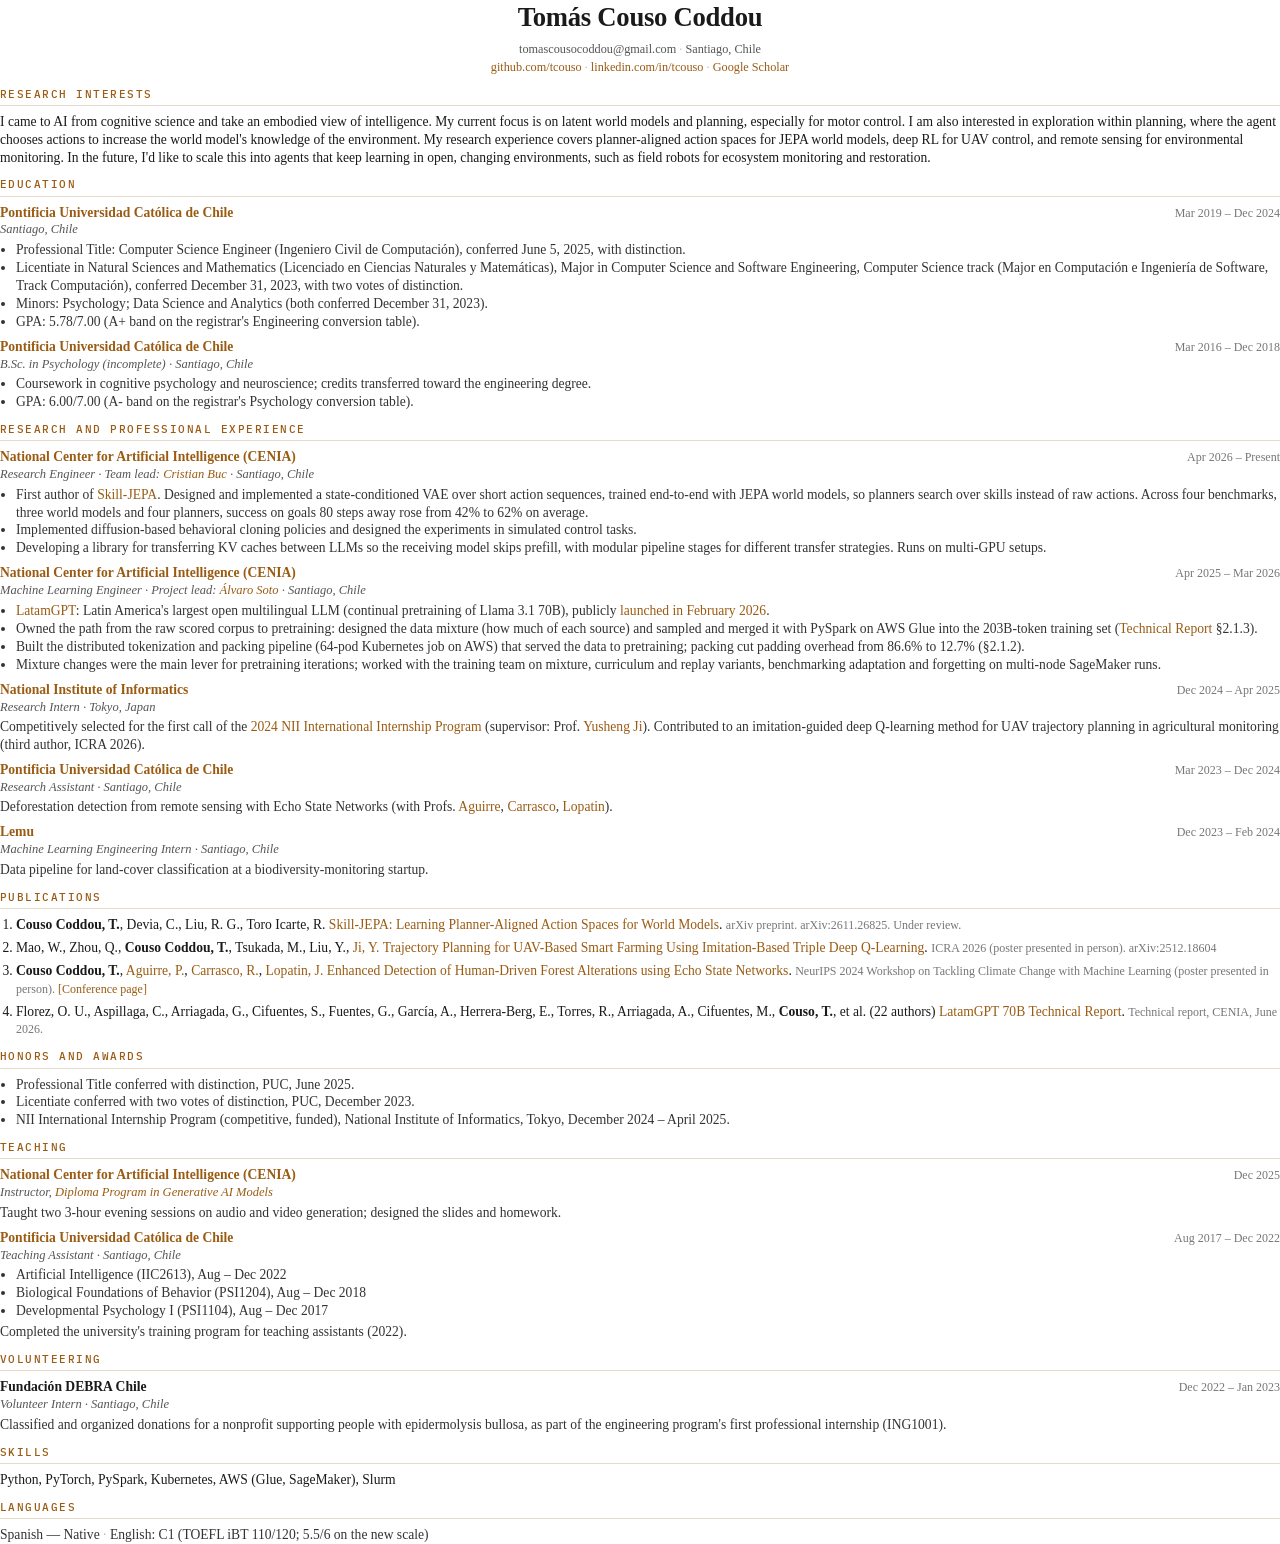
<file: cv.html>
<!DOCTYPE html>
<html lang="en">
<head>
<meta charset="UTF-8" />
<title>Tomás Couso Coddou — CV</title>
<style>
  @font-face {
    font-family: 'IBM Plex Mono';
    font-weight: 500;
    src: url('fonts/ibm-plex-mono-500.woff2') format('woff2');
  }

  @page { size: letter; margin: 10mm 16mm; }

  *, *::before, *::after { box-sizing: border-box; margin: 0; padding: 0; }

  body {
    font-family: "Liberation Serif", "Times New Roman", serif;
    color: #1a1a1a;
    background: #fff;
    font-size: 10.2pt;
    line-height: 1.32;
  }

  a { color: #9a5b13; text-decoration: none; }

  header { text-align: center; margin-bottom: 11px; }

  header h1 {
    font-size: 20pt;
    font-weight: 700;
    letter-spacing: -0.01em;
  }

  .contact {
    margin-top: 6px;
    font-size: 9.2pt;
    color: #555;
  }

  .contact + .contact { margin-top: 2px; }

  .contact span::after { content: " · "; color: #bbb; }
  .contact span:last-child::after { content: ""; }

  h2 {
    font-family: "IBM Plex Mono", monospace;
    font-size: 8pt;
    font-weight: 500;
    letter-spacing: 0.14em;
    text-transform: uppercase;
    color: #9a5b13;
    border-bottom: 1px solid #e6dccb;
    padding-bottom: 4px;
    margin: 11px 0 7px;
  }

  .entry { margin-bottom: 7px; }
  .entry:last-child { margin-bottom: 0; }

  .entry-head {
    display: flex;
    justify-content: space-between;
    align-items: baseline;
    gap: 12px;
  }

  .org { font-weight: 700; }
  .dates { color: #777; font-size: 9pt; white-space: nowrap; }
  .role { color: #555; font-size: 9.4pt; font-style: italic; }
  .desc { margin-top: 3px; color: #333; }
  ul.desc { margin-left: 16px; }

  ol { margin-left: 16px; }
  ol li { margin-bottom: 5px; }
  .venue { color: #777; font-size: 9pt; }

  .inline-list { color: #333; }
  .inline-list span::after { content: "   ·   "; color: #bbb; }
  .inline-list span:last-child::after { content: ""; }

  .entry, li, .interests p { break-inside: avoid; }
  h2 { break-after: avoid; }
  .interests p + p { margin-top: 5px; }
</style>
</head>
<body>

<header>
  <h1>Tomás Couso Coddou</h1>
  <p class="contact">
    <span>tomascousocoddou@gmail.com</span>
    <span>Santiago, Chile</span>
  </p>
  <p class="contact">
    <span><a href="https://github.com/tcouso">github.com/tcouso</a></span>
    <span><a href="https://www.linkedin.com/in/tcouso/">linkedin.com/in/tcouso</a></span>
    <span><a href="https://scholar.google.com/citations?user=drhu0_8AAAAJ&amp;hl=es">Google Scholar</a></span>
  </p>
</header>

<section class="interests">
  <h2>Research Interests</h2>
  <p>
    I came to AI from cognitive science and take an embodied view of intelligence. My current focus is on
    latent world models and planning, especially for motor control. I am also interested in
    exploration within planning, where the agent chooses actions to increase the world model's
    knowledge of the environment. My research experience covers planner-aligned action spaces for JEPA
    world models, deep RL for UAV control, and remote sensing for environmental monitoring. In the
    future, I'd like to scale this into agents that keep learning in open, changing environments, such
    as field robots for ecosystem monitoring and restoration.
  </p>
</section>

<section>
  <h2>Education</h2>

  <div class="entry">
    <div class="entry-head">
      <a class="org" href="https://www.uc.cl/en/">Pontificia Universidad Católica de Chile</a>
      <span class="dates">Mar 2019 – Dec 2024</span>
    </div>
    <p class="role">Santiago, Chile</p>
    <ul class="desc">
      <li>Professional Title: Computer Science Engineer (Ingeniero Civil de Computación), conferred June 5, 2025, with distinction.</li>
      <li>Licentiate in Natural Sciences and Mathematics (Licenciado en Ciencias Naturales y Matemáticas), Major in Computer Science and Software Engineering, Computer Science track (Major en Computación e Ingeniería de Software, Track Computación), conferred December 31, 2023, with two votes of distinction.</li>
      <li>Minors: Psychology; Data Science and Analytics (both conferred December 31, 2023).</li>
      <li>GPA: 5.78/7.00 (A+ band on the registrar's Engineering conversion table).</li>
    </ul>
  </div>

  <div class="entry">
    <div class="entry-head">
      <a class="org" href="https://www.uc.cl/en/">Pontificia Universidad Católica de Chile</a>
      <span class="dates">Mar 2016 – Dec 2018</span>
    </div>
    <p class="role">B.Sc. in Psychology (incomplete) · Santiago, Chile</p>
    <ul class="desc">
      <li>Coursework in cognitive psychology and neuroscience; credits transferred toward the engineering degree.</li>
      <li>GPA: 6.00/7.00 (A- band on the registrar's Psychology conversion table).</li>
    </ul>
  </div>
</section>

<section>
  <h2>Research and Professional Experience</h2>

  <div class="entry">
    <div class="entry-head">
      <a class="org" href="https://cenia.cl/en/home/">National Center for Artificial Intelligence (CENIA)</a>
      <span class="dates">Apr 2026 – Present</span>
    </div>
    <p class="role">Research Engineer · Team lead: <a href="https://scholar.google.com/citations?user=0gXva0YAAAAJ&amp;hl=en">Cristian Buc</a> · Santiago, Chile</p>
    <ul class="desc">
      <li>First author of <a href="https://arxiv.org/abs/2611.26825">Skill-JEPA</a>. Designed and implemented a state-conditioned VAE over short action sequences, trained end-to-end with JEPA world models, so planners search over skills instead of raw actions. Across four benchmarks, three world models and four planners, success on goals 80 steps away rose from 42% to 62% on average.</li>
      <li>Implemented diffusion-based behavioral cloning policies and designed the experiments in simulated control tasks.</li>
      <li>Developing a library for transferring KV caches between LLMs so the receiving model skips prefill, with modular pipeline stages for different transfer strategies. Runs on multi-GPU setups.</li>
    </ul>
  </div>

  <div class="entry">
    <div class="entry-head">
      <a class="org" href="https://cenia.cl/en/home/">National Center for Artificial Intelligence (CENIA)</a>
      <span class="dates">Apr 2025 – Mar 2026</span>
    </div>
    <p class="role">Machine Learning Engineer · Project lead: <a href="https://scholar.google.com/citations?user=gOVVRk4AAAAJ&amp;hl=en">Álvaro Soto</a> · Santiago, Chile</p>
    <ul class="desc">
      <li><a href="https://www.latamgpt.org/en">LatamGPT</a>: Latin America's largest open multilingual LLM (continual
        pretraining of Llama 3.1 70B), publicly <a href="https://www.gob.cl/en/news/we-launch-latam-gpt-the-first-artificial-intelligence-created-for-latin-america-and-the-caribbean/">launched in February 2026</a>.</li>
      <li>Owned the path from the raw scored corpus to pretraining: designed the data mixture (how much
        of each source) and sampled and merged it with PySpark on AWS Glue into the 203B-token training
        set (<a href="https://www.latamgpt.org/downloads/latamgpt-report.pdf">Technical Report</a> §2.1.3).</li>
      <li>Built the distributed tokenization and packing pipeline (64-pod Kubernetes job on AWS) that
        served the data to pretraining; packing cut padding overhead from 86.6% to 12.7% (§2.1.2).</li>
      <li>Mixture changes were the main lever for pretraining iterations; worked with the training team
        on mixture, curriculum and replay variants, benchmarking adaptation and forgetting on
        multi-node SageMaker runs.</li>
    </ul>
  </div>

  <div class="entry">
    <div class="entry-head">
      <a class="org" href="https://www.nii.ac.jp/en/">National Institute of Informatics</a>
      <span class="dates">Dec 2024 – Apr 2025</span>
    </div>
    <p class="role">Research Intern · Tokyo, Japan</p>
    <p class="desc">
      Competitively selected for the first call of the <a href="https://www.nii.ac.jp/en/about/international/mouresearch/">2024 NII International Internship Program</a> (supervisor:
      Prof. <a href="https://scholar.google.com/citations?user=3EK_RaQAAAAJ&amp;hl=en">Yusheng Ji</a>). Contributed to an imitation-guided deep Q-learning method for UAV
      trajectory planning in agricultural monitoring (third author, ICRA 2026).
    </p>
  </div>

  <div class="entry">
    <div class="entry-head">
      <a class="org" href="https://www.uc.cl/en/">Pontificia Universidad Católica de Chile</a>
      <span class="dates">Mar 2023 – Dec 2024</span>
    </div>
    <p class="role">Research Assistant · Santiago, Chile</p>
    <p class="desc">
      Deforestation detection from remote sensing with Echo State Networks (with Profs. <a href="https://scholar.google.com/citations?user=74k6Df8AAAAJ&amp;hl=es">Aguirre</a>, <a href="https://scholar.google.com/citations?user=9kePLCQAAAAJ&amp;hl=en">Carrasco</a>, <a href="https://scholar.google.com/citations?user=sysQUHsAAAAJ&amp;hl=es">Lopatin</a>).
    </p>
  </div>

  <div class="entry">
    <div class="entry-head">
      <a class="org" href="https://le.mu/">Lemu</a>
      <span class="dates">Dec 2023 – Feb 2024</span>
    </div>
    <p class="role">Machine Learning Engineering Intern · Santiago, Chile</p>
    <p class="desc">
      Data pipeline for land-cover classification at a biodiversity-monitoring startup.
    </p>
  </div>
</section>

<section>
  <h2>Publications</h2>
  <ol>
    <li>
      <strong>Couso Coddou, T.</strong>, Devia, C., Liu, R. G., Toro Icarte, R.
      <a href="https://arxiv.org/abs/2611.26825">Skill-JEPA: Learning Planner-Aligned Action Spaces for World Models</a>.
      <span class="venue">arXiv preprint. arXiv:2611.26825. Under review.</span>
    </li>
    <li>
      Mao, W., Zhou, Q., <strong>Couso Coddou, T.</strong>, Tsukada, M., Liu, Y., <a href="https://scholar.google.com/citations?user=3EK_RaQAAAAJ&amp;hl=en">Ji, Y.</a>
      <a href="https://arxiv.org/abs/2512.18604">Trajectory Planning for UAV-Based Smart Farming Using Imitation-Based Triple Deep Q-Learning</a>.
      <span class="venue">ICRA 2026 (poster presented in person). arXiv:2512.18604</span>
    </li>
    <li>
      <strong>Couso Coddou, T.</strong>, <a href="https://scholar.google.com/citations?user=74k6Df8AAAAJ&amp;hl=es">Aguirre, P.</a>, <a href="https://scholar.google.com/citations?user=9kePLCQAAAAJ&amp;hl=en">Carrasco, R.</a>, <a href="https://scholar.google.com/citations?user=sysQUHsAAAAJ&amp;hl=es">Lopatin, J.</a>
      <a href="https://www.climatechange.ai/papers/neurips2024/77">Enhanced Detection of Human-Driven Forest Alterations using Echo State Networks</a>.
      <span class="venue">NeurIPS 2024 Workshop on Tackling Climate Change with Machine Learning (poster presented in person). <a href="https://neurips.cc/virtual/2024/100568">[Conference page]</a></span>
    </li>
    <li>
      Florez, O. U., Aspillaga, C., Arriagada, G., Cifuentes, S., Fuentes, G., García, A., Herrera-Berg, E.,
      Torres, R., Arriagada, A., Cifuentes, M., <strong>Couso, T.</strong>, et al. (22 authors)
      <a href="https://www.latamgpt.org/downloads/latamgpt-report.pdf">LatamGPT 70B Technical Report</a>.
      <span class="venue">Technical report, CENIA, June 2026.</span>
    </li>
  </ol>
</section>

<section>
  <h2>Honors and Awards</h2>
  <ul class="desc">
    <li>Professional Title conferred with distinction, PUC, June 2025.</li>
    <li>Licentiate conferred with two votes of distinction, PUC, December 2023.</li>
    <li>NII International Internship Program (competitive, funded), National Institute of Informatics, Tokyo, December 2024 – April 2025.</li>
  </ul>
</section>

<section>
  <h2>Teaching</h2>

  <div class="entry">
    <div class="entry-head">
      <a class="org" href="https://cenia.cl/en/home/">National Center for Artificial Intelligence (CENIA)</a>
      <span class="dates">Dec 2025</span>
    </div>
    <p class="role">Instructor, <a href="https://diplomado.cenia.cl/">Diploma Program in Generative AI Models</a></p>
    <p class="desc">Taught two 3-hour evening sessions on audio and video generation; designed the slides and homework.</p>
  </div>

  <div class="entry">
    <div class="entry-head">
      <a class="org" href="https://www.uc.cl/en/">Pontificia Universidad Católica de Chile</a>
      <span class="dates">Aug 2017 – Dec 2022</span>
    </div>
    <p class="role">Teaching Assistant · Santiago, Chile</p>
    <ul class="desc">
      <li>Artificial Intelligence (IIC2613), Aug – Dec 2022</li>
      <li>Biological Foundations of Behavior (PSI1204), Aug – Dec 2018</li>
      <li>Developmental Psychology I (PSI1104), Aug – Dec 2017</li>
    </ul>
    <p class="desc">Completed the university's training program for teaching assistants (2022).</p>
  </div>
</section>

<section>
  <h2>Volunteering</h2>

  <div class="entry">
    <div class="entry-head">
      <span class="org">Fundación DEBRA Chile</span>
      <span class="dates">Dec 2022 – Jan 2023</span>
    </div>
    <p class="role">Volunteer Intern · Santiago, Chile</p>
    <p class="desc">Classified and organized donations for a nonprofit supporting people with epidermolysis bullosa, as part of the engineering program's first professional internship (ING1001).</p>
  </div>
</section>

<section>
  <h2>Skills</h2>
  <p>Python, PyTorch, PySpark, Kubernetes, AWS (Glue, SageMaker), Slurm</p>
</section>

<section>
  <h2>Languages</h2>
  <p class="inline-list">
    <span>Spanish — Native</span>
    <span>English: C1 (TOEFL iBT 110/120; 5.5/6 on the new scale)</span>
  </p>
</section>

</body>
</html>
</file>
